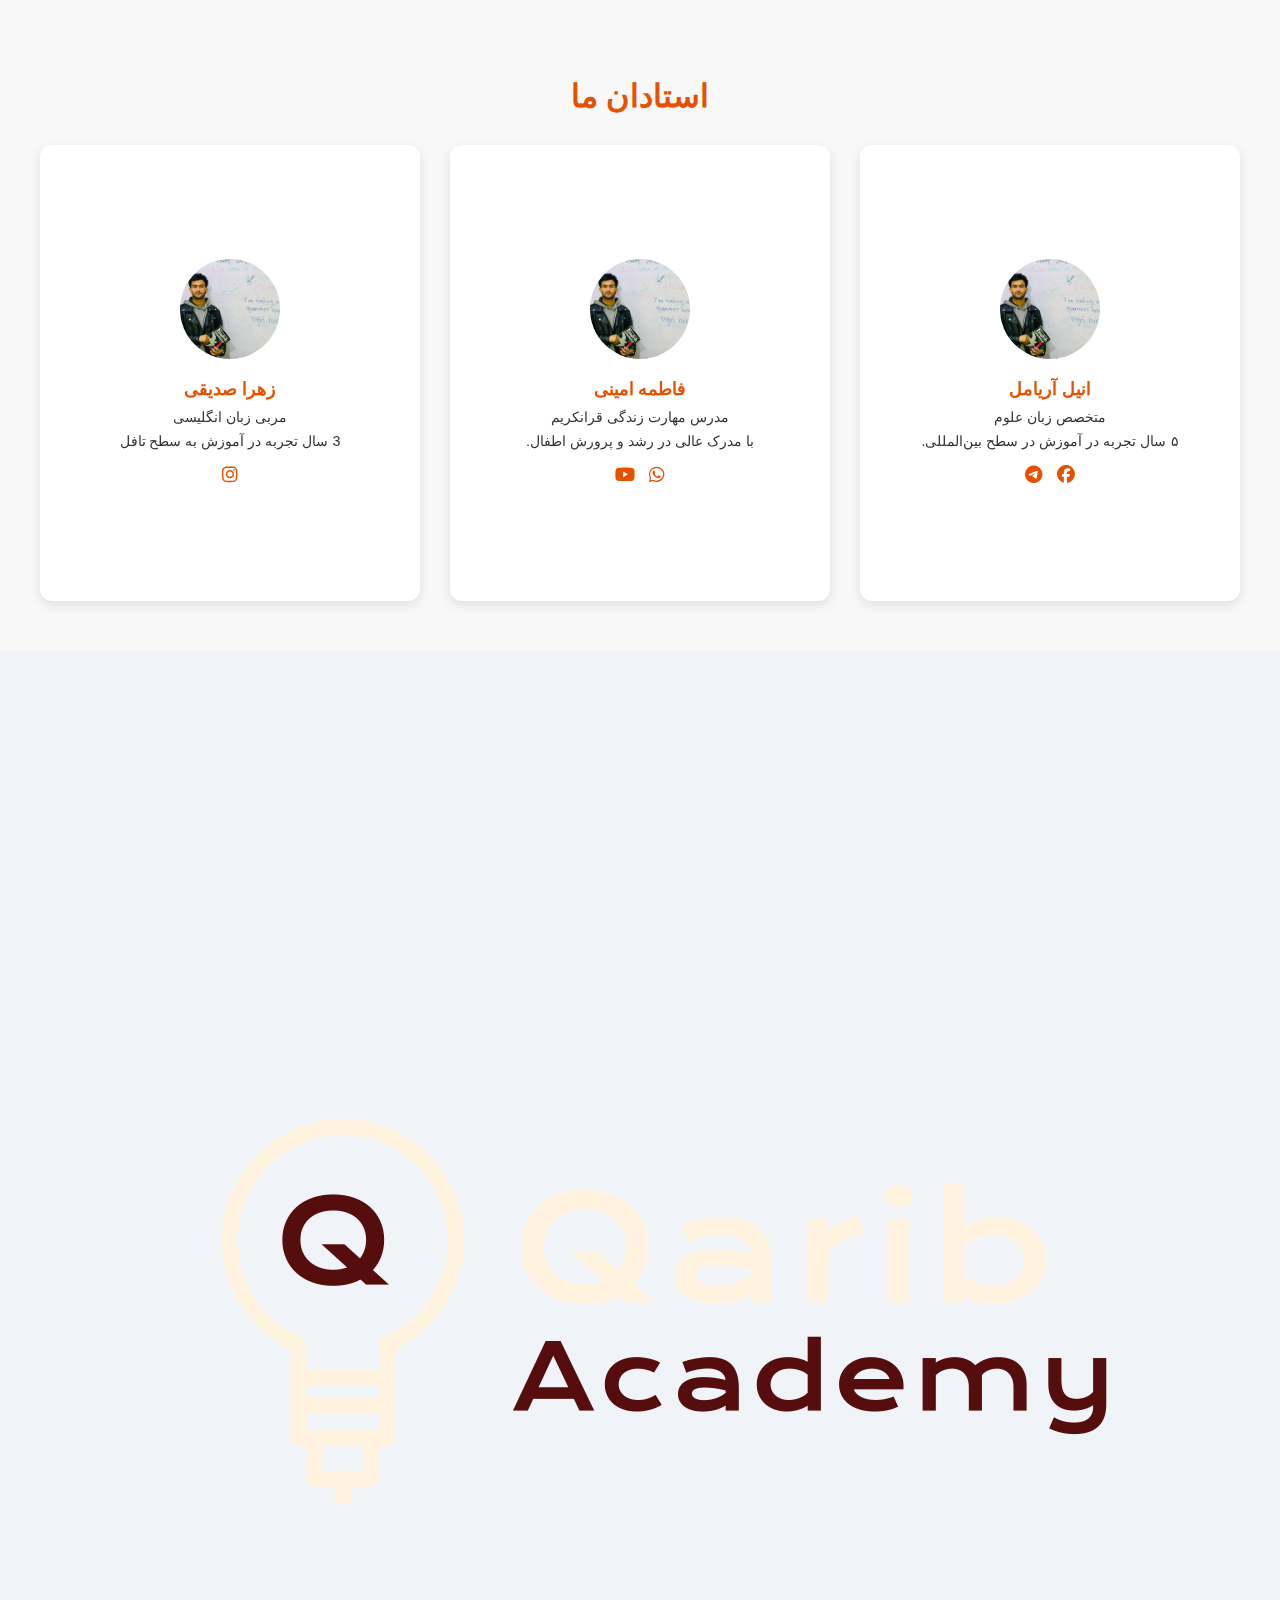
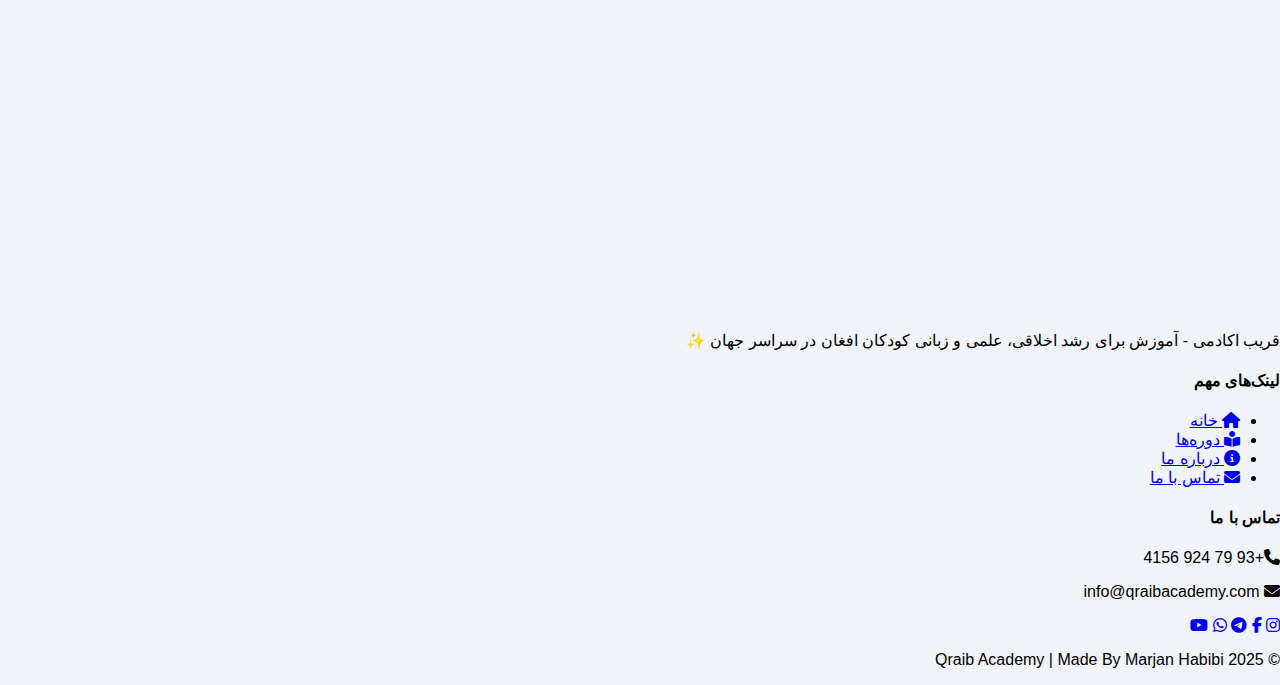
<file: class.html>
<!DOCTYPE html>
<html lang="fa">
<head>
  <meta charset="UTF-8" />
  <meta name="viewport" content="width=device-width, initial-scale=1.0"/>
  <title>English Course Section</title>
  <link rel="stylesheet" href="https://cdnjs.cloudflare.com/ajax/libs/font-awesome/6.5.0/css/all.min.css" />
  <style>
    body {
      margin: 0;
      font-family: 'Segoe UI', sans-serif;
      background: #f0f4f8;
      direction: rtl;
    }

    .english-section {
      background: #ffffff;
      border-radius: 16px;
      box-shadow: 0 8px 20px rgba(0,0,0,0.08);
      padding: 40px 30px;
      max-width: 700px;
      margin: 50px auto;
      transition: transform 0.3s ease;
    }

    .english-section:hover {
      transform: translateY(-5px);
    }

    .english-section h2 {
      text-align: center;
      color: #333;
      font-size: 1.8rem;
      margin-bottom: 30px;
    }

    .features-list {
      list-style: none;
      padding: 0;
      margin: 0;
    }

    .features-list li {
      display: flex;
      align-items: center;
      gap: 15px;
      font-size: 1rem;
      padding: 12px 0;
      border-bottom: 1px solid #eaeaea;
      transition: color 0.3s ease;
    }

    .features-list li:last-child {
      border-bottom: none;
    }

    .features-list li i {
      color: #48A6A7;
      font-size: 1.3rem;
      transition: transform 0.3s ease;
    }

    .features-list li:hover i {
      transform: scale(1.3) rotate(10deg);
      color: #2f7e7e;
    }

    .cta-button {
      text-align: center;
      margin-top: 30px;
    }

    .cta-button a {
      position: relative;
      display: inline-block;
      background: linear-gradient(135deg, #48A6A7, #2f7e7e);
      color: #fff;
      padding: 14px 36px;
      font-size: 1rem;
      font-weight: bold;
      border: none;
      border-radius: 10px;
      overflow: hidden;
      transition: transform 0.3s ease, box-shadow 0.3s ease;
      box-shadow: 0 8px 15px rgba(72, 166, 167, 0.3);
      text-decoration: none;
    }

    .cta-button a::before {
      content: "";
      position: absolute;
      top: 50%;
      left: 50%;
      width: 300%;
      height: 300%;
      background: rgba(255, 255, 255, 0.08);
      transition: all 0.6s ease;
      border-radius: 50%;
      transform: translate(-50%, -50%) scale(0);
    }

    .cta-button a:hover::before {
      transform: translate(-50%, -50%) scale(1);
    }

    .cta-button a:hover {
      transform: scale(1.05);
      box-shadow: 0 12px 25px rgba(47, 126, 126, 0.4);
    }

    @media (max-width: 768px) {
      .english-section {
        padding: 30px 20px;
      }

      .english-section h2 {
        font-size: 1.5rem;
      }
    }





    /* ====== Base Styles ====== */
.teachers-section {
  background-color: #f8f8f8;
  padding: 50px 20px;
  text-align: center;
  font-family: 'Tahoma', sans-serif;
  margin-bottom: 60px; /* فاصله از فوتر */
}

.teachers-section h2 {
  color: #E65100;
  margin-bottom: 30px;
  font-size: 2rem;
}

/* ====== Grid Container ====== */
.teacher-cards {
  display: grid;
  grid-template-columns: repeat(auto-fit, minmax(240px, 1fr));
  gap: 30px;
  width: 100%;
  max-width: 1200px;
  margin: 0 auto;
  padding: 0;
  box-sizing: border-box;
}

/* ====== Card Base ====== */
.teacher-card {
  position: relative;
  width: 100%;
  aspect-ratio: 1 / 1.2; /* نسبت ابعاد ثابت */
  perspective: 800px;
  cursor: pointer;
  box-sizing: border-box;
}

/* Front & Back */
.teacher-card .front,
.teacher-card .back {
  position: absolute;
  inset: 0; /* top:0; right:0; bottom:0; left:0 */
  border-radius: 12px;
  background-color: #fff;
  box-shadow: 0 4px 12px rgba(0,0,0,0.1);
  padding: 20px;
  backface-visibility: hidden;
  transition: transform 0.6s ease, z-index 0s linear 0.6s;
  display: flex;
  flex-direction: column;
  align-items: center;
  justify-content: center;
  box-sizing: border-box;
}

/* جلو کارت */
.teacher-card .front img {
  width: 100px;
  height: 100px;
  border-radius: 50%;
  object-fit: cover;
  margin-bottom: 15px;
}
.teacher-card .front h3 {
  color: #E65100;
  font-size: 1.1rem;
  margin: 5px 0;
}
.teacher-card .front p {
  font-size: 0.9rem;
  color: #333;
  margin: 4px 0;
}
.teacher-card .front .social-icons {
  margin-top: 12px;
}
.teacher-card .front .social-icons a {
  color: #E65100;
  margin: 0 5px;
  font-size: 18px;
  transition: color 0.3s;
}
.teacher-card .front .social-icons a:hover {
  color: #333;
}

/* پشت کارت */
.teacher-card .back {
  transform: rotateY(180deg);
  text-align: center;
  font-size: 0.9rem;
  color: #444;
  line-height: 1.4;
  transition-delay: 0s; /* بی‌درنگ */
}

/* افکت Flip */
.teacher-card.flipped .front {
  transform: rotateY(180deg);
  z-index: 1;
  transition-delay: 0s;
}
.teacher-card.flipped .back {
  transform: rotateY(0deg);
  z-index: 2;
  transition-delay: 0.6s;
}

/* ====== Responsive Tweaks ====== */
/* تبلت و پایین‌تر */
@media (max-width: 900px) {
  .teachers-section h2 {
    font-size: 1.8rem;
  }
  .teacher-card .front h3 { font-size: 1rem; }
  .teacher-card .front p,
  .teacher-card .back {
    font-size: 0.85rem;
  }
}

/* موبایل */
@media (max-width: 600px) {
  .teachers-section {
    padding: 40px 10px;
  }
  .teacher-cards {
    gap: 20px;
  }
  .teachers-section h2 {
    font-size: 1.6rem;
  }
  .teacher-card .front img {
    width: 80px;
    height: 80px;
    margin-bottom: 10px;
  }
  .teacher-card .front h3 { font-size: 0.95rem; }
  .teacher-card .front p,
  .teacher-card .back { font-size: 0.8rem; }
}

  </style>
</head>
<body>

  <section class="teachers-section">
    <h2>استادان ما</h2>
    <div class="teacher-cards">
  
      <!-- استاد اول -->
  <div class="teacher-card" onclick="this.classList.toggle('flipped')">
    <div class="front">
      <img src="anil_ariamal.jpg" alt="استاد اول">
      <h3>انیل آریامل</h3>
      <p>متخصص زبان علوم </p>
      <p class="bio">۵ سال تجربه در آموزش در سطح بین‌المللی.</p>
      <div class="social-icons">
        <a href="#"><i class="fab fa-facebook"></i></a>
        <a href="#"><i class="fab fa-telegram"></i></a>
      </div>
    </div>
    <div class="back">
      <p>آقای آریامل با بیش از ۵ سال سابقه تدریس در مکاتب خصوصی و دولتی، در زمینه آموزش زبان علوم تخصص دارد و توانسته شاگردان زیادی را برای آزمون‌های ملی آماده کند.</p>
    </div>
  </div>
  
  
      <!-- استاد دوم  -->
      <div class="teacher-card" onclick="this.classList.toggle('flipped')">
        <div class="front">
          <img src="anil_ariamal.jpg" alt="استاد دوم">
          <h3>فاطمه امینی </h3>
          <p>مدرس مهارت زندگی قرانکریم</p>
          <p class="bio">با مدرک عالی در رشد و پرورش اطفال.</p>
          <div class="social-icons">
            <a href="#"><i class="fab fa-whatsapp"></i></a>
            <a href="#"><i class="fab fa-youtube"></i></a>
          </div>
        </div>
        <div class="back">
          <p>خانم امینی دارای سابقه تدریس در رشد مهارت‌های زندگی برای نوجوانان و بزرگسالان می‌باشد.</p>
        </div>
      </div>
      
  
     <!-- استاد سوم -->
  <div class="teacher-card" onclick="this.classList.toggle('flipped')">
    <div class="front">
      <img src="anil_ariamal.jpg" alt="استاد سوم">
      <h3>زهرا صدیقی</h3>
      <p>مربی زبان انگلیسی</p>
      <p class="bio">3 سال تجربه در آموزش به سطح تافل</p>
      <div class="social-icons">
        <a href="#"><i class="fab fa-instagram"></i></a>
      </div>
    </div>
    <div class="back">
      <p>خانم صدیقی با دانش تخصصی در آموزش زبان انگلیسی، شاگردان زیادی را تا سطح تافل آموزش داده و شیوه تدریس ساده و مؤثر ایشان مورد توجه شاگردان قرار گرفته است.</p>
    </div>
  </div>
  
    </div>
  </section>
  
      <!-- techer section -->
         <!-- footer -->
        <footer class="footer">
      <div class="footer-container">
        <!-- بخش لوگو و معرفی -->
        <div class="footer-about">
          <img src="logo-Qraib.png" alt="لوگو" class="footer-logo">
          <p>قریب اکادمی - آموزش برای رشد اخلاقی، علمی و زبانی کودکان افغان در سراسر جهان ✨</p>
        </div>
    
        <!-- لینک‌های سریع -->
        <div class="footer-links">
          <h4>لینک‌های مهم</h4>
          <ul>
            <li><a href="https://afghanaria.onrender.com"><i class="fas fa-home"></i> خانه</a></li>
            <li><a href="#courses"><i class="fas fa-book-reader"></i> دوره‌ها</a></li>
            <li><a href="#about"><i class="fas fa-info-circle"></i> درباره ما</a></li>
            <li><a href="#contact"><i class="fas fa-envelope"></i> تماس با ما</a></li>
          </ul>
        </div>
    
        <!-- اطلاعات تماس -->
        <div class="footer-contact">
          <h4>تماس با ما</h4>
          <p><i class="fas fa-phone"></i>+93 79 924 4156</p>
          <p><i class="fas fa-envelope"></i> info@qraibacademy.com</p>
          
    
          <!-- شبکه‌های اجتماعی -->
          <div class="social-icons">
            <a href="https://www.instagram.com/afghan_aria_private_school?igsh=aXQ0aXpheGd4NjRy" target="_blank" title="Instagram"><i class="fab fa-instagram"></i></a>
            <a href="https://www.facebook.com/share/1EdPDJLKu1/?mibextid=wwXIfr"><i class="fab fa-facebook-f"></i></a>
            <a href="https://t.me/Anilariamal"><i class="fab fa-telegram-plane"></i></a>
            <a href="https://wa.me/9379 924 4156"><i class="fab fa-whatsapp"></i></a>
            <a href="https://www.youtube.com/@Afghanariaschoolvideos"><i class="fab fa-youtube"></i></a>
          </div>
        </div>
      </div>
    
      <div class="footer-bottom">
        <p>© 2025 Qraib Academy | Made By Marjan Habibi</p>
      </div>
    </footer>
  
  
  </body>
  </html>
</body>
</html>
</file>
